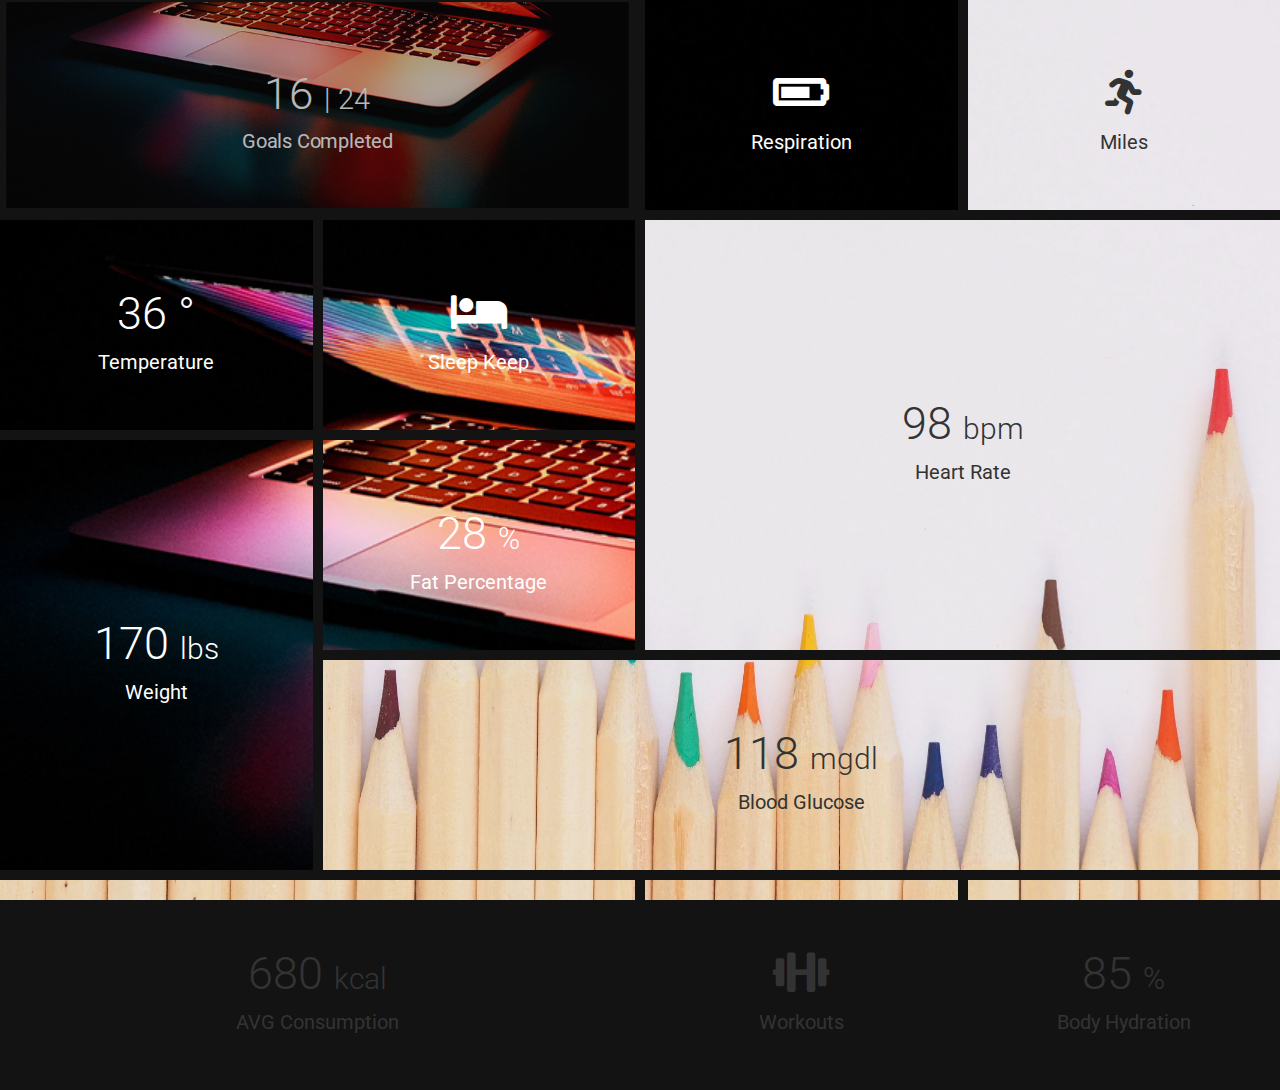
<file: index.html>
<!DOCTYPE html>
<html lang="en">
  <head>
    <meta charset="UTF-8" />
    <meta http-equiv="X-UA-Compatible" content="IE=edge" />
    <meta name="viewport" content="width=device-width, initial-scale=1.0" />
    <link rel="stylesheet" href="styles.css" />
    <link
      rel="stylesheet"
      href="https://cdnjs.cloudflare.com/ajax/libs/font-awesome/5.15.4/css/all.min.css"
      integrity="sha512-1ycn6IcaQQ40/MKBW2W4Rhis/DbILU74C1vSrLJxCq57o941Ym01SwNsOMqvEBFlcgUa6xLiPY/NS5R+E6ztJQ=="
      crossorigin="anonymous"
      referrerpolicy="no-referrer"
    />
    <title>Grid w/ Image Span</title>
  </head>
  <body>
    <div class="container">
      <div class="bg1">
        <h2>16 <span>| 24</span></h2>
        <p>Goals Completed</p>
      </div>
      <div class="bg1">
        <h2><i class="fas fa-battery-three-quarters"></i></h2>
        <p>Respiration</p>
      </div>
      <div class="bg2">
        <h2><i class="fas fa-running"></i></h2>
        <p>Miles</p>
      </div>
      <div class="bg1">
        <h2>36 &deg;</h2>
        <p>Temperature</p>
      </div>
      <div class="bg1">
        <h2><i class="fas fa-bed"></i></h2>
        <p>Sleep Keep</p>
      </div>
      <div class="bg2">
        <h2>98 <span>bpm</span></h2>
        <p>Heart Rate</p>
      </div>
      <div class="bg1">
        <h2>170 <span>lbs</span></h2>
        <p>Weight</p>
      </div>
      <div class="bg1">
        <h2>28 <span>%</span></h2>
        <p>Fat Percentage</p>
      </div>
      <div class="bg2">
        <h2>118 <span>mgdl</span></h2>
        <p>Blood Glucose</p>
      </div>
      <div class="bg2">
        <h2>680 <span>kcal</span></h2>
        <p>AVG Consumption</p>
      </div>
      <div class="bg2">
        <h2><i class="fas fa-dumbbell"></i></h2>
        <p>Workouts</p>
      </div>
      <div class="bg2">
        <h2>85 <span>%</span></h2>
        <p>Body Hydration</p>
      </div>
    </div>
    </div>
  </body>
</html>
</file>
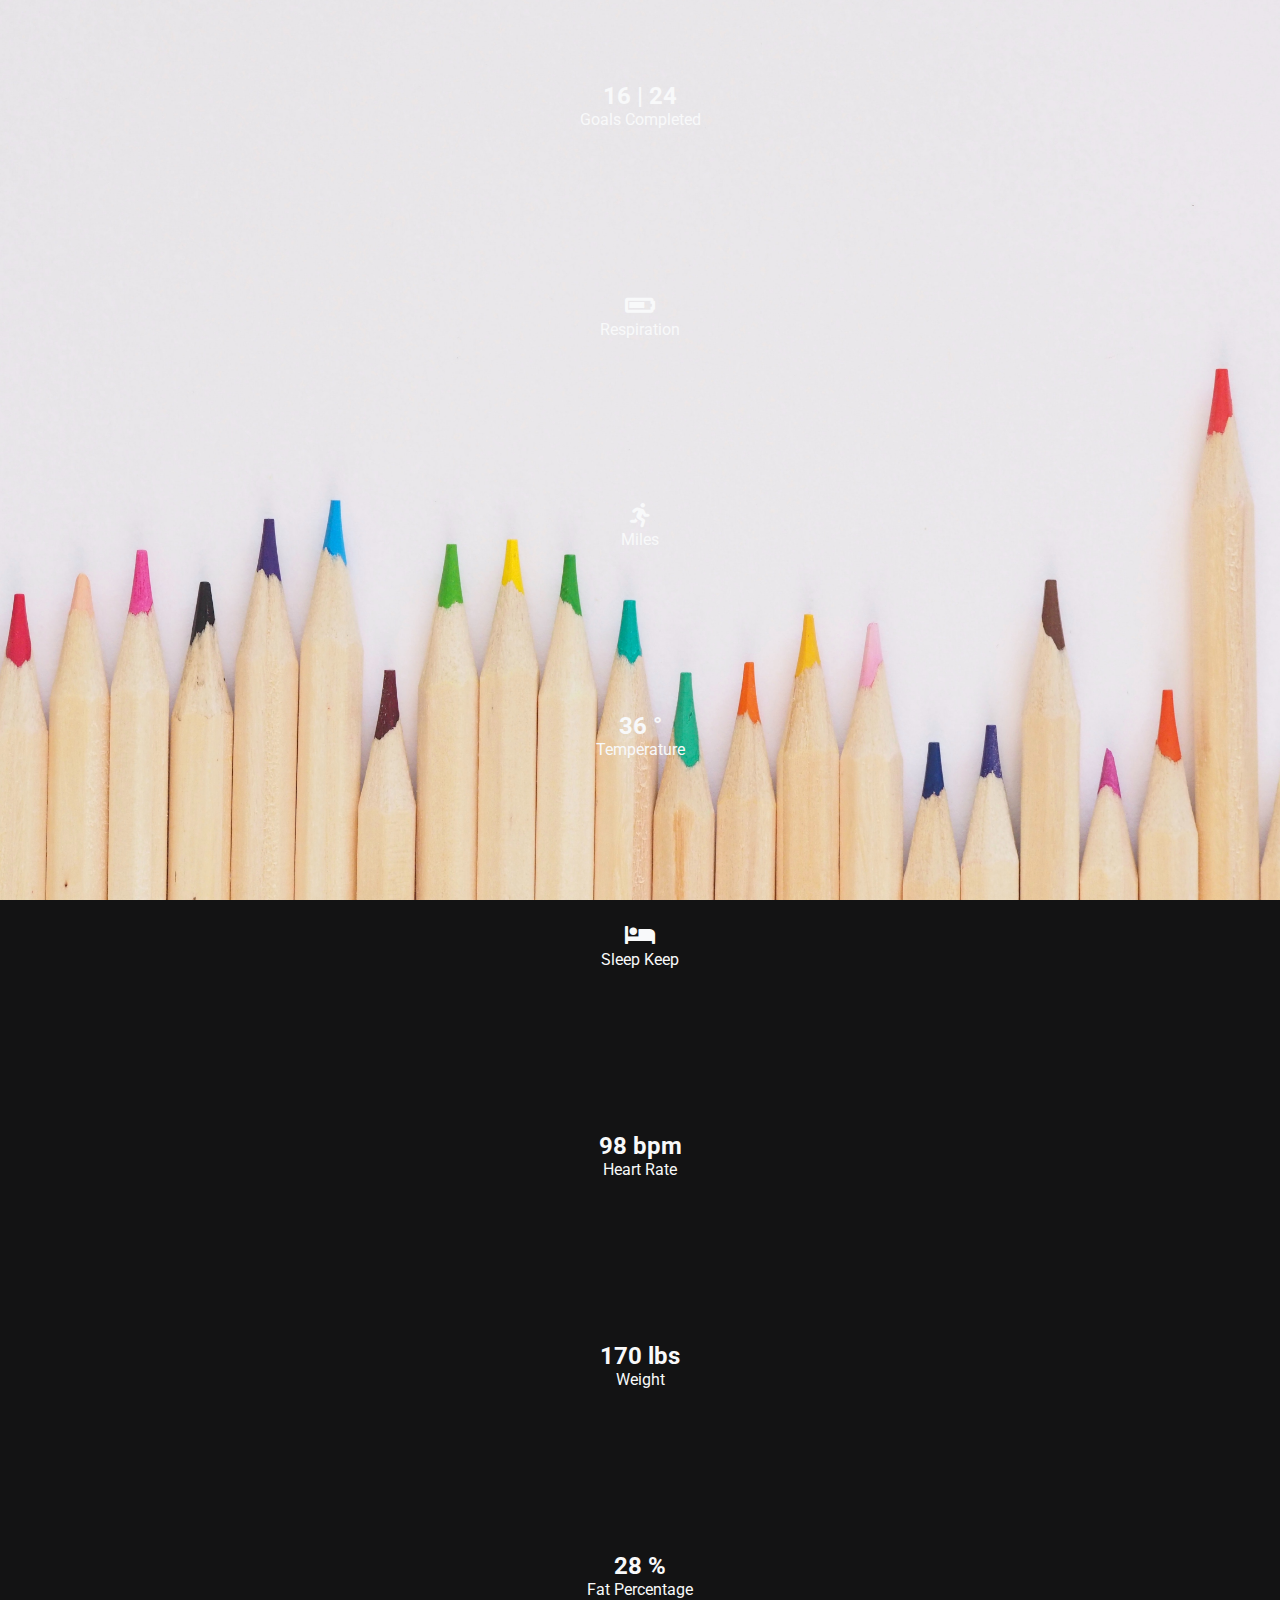
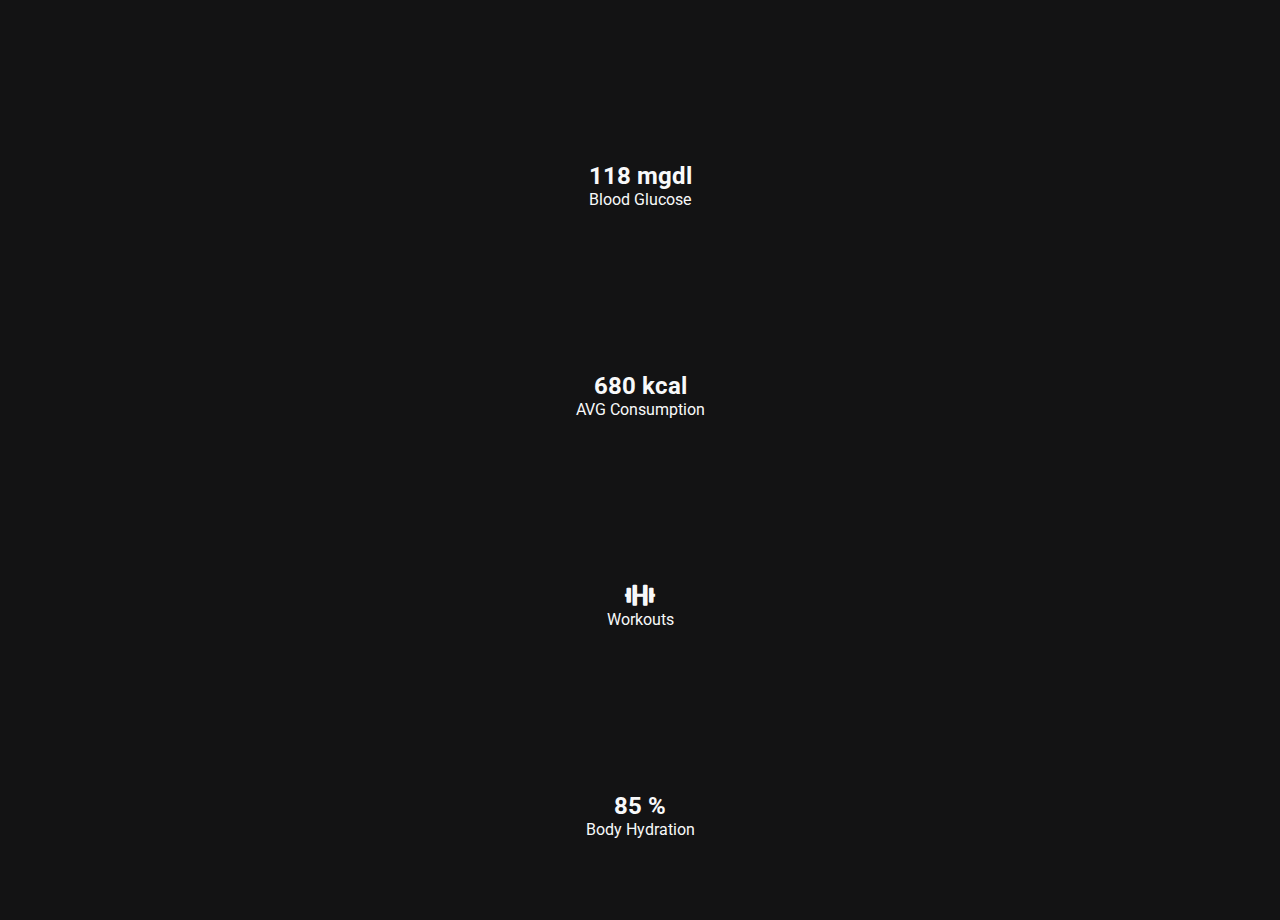
<file: index2.html>
<!DOCTYPE html>
<html lang="en">
  <head>
    <meta charset="UTF-8" />
    <meta http-equiv="X-UA-Compatible" content="IE=edge" />
    <meta name="viewport" content="width=device-width, initial-scale=1.0" />
    <link rel="stylesheet" href="styles2.css" />
    <link
      rel="stylesheet"
      href="https://cdnjs.cloudflare.com/ajax/libs/font-awesome/5.15.4/css/all.min.css"
      integrity="sha512-1ycn6IcaQQ40/MKBW2W4Rhis/DbILU74C1vSrLJxCq57o941Ym01SwNsOMqvEBFlcgUa6xLiPY/NS5R+E6ztJQ=="
      crossorigin="anonymous"
      referrerpolicy="no-referrer"
    />
    <title>Grid w/ Image Span</title>
  </head>
  <body>
    <div class="container">
      <div class="bg2">
        <h2>16 <span>| 24</span></h2>
        <p>Goals Completed</p>
      </div>
      <div class="bg2">
        <h2><i class="fas fa-battery-three-quarters"></i></h2>
        <p>Respiration</p>
      </div>
      <div class="bg2">
        <h2><i class="fas fa-running"></i></h2>
        <p>Miles</p>
      </div>
      <div class="bg2">
        <h2>36 &deg;</h2>
        <p>Temperature</p>
      </div>
      <div class="bg2">
        <h2><i class="fas fa-bed"></i></h2>
        <p>Sleep Keep</p>
      </div>
      <div class="bg2">
        <h2>98 <span>bpm</span></h2>
        <p>Heart Rate</p>
      </div>
      <div class="bg2">
        <h2>170 <span>lbs</span></h2>
        <p>Weight</p>
      </div>
      <div class="bg2">
        <h2>28 <span>%</span></h2>
        <p>Fat Percentage</p>
      </div>
      <div class="bg2">
        <h2>118 <span>mgdl</span></h2>
        <p>Blood Glucose</p>
      </div>
      <div class="bg2">
        <h2>680 <span>kcal</span></h2>
        <p>AVG Consumption</p>
      </div>
      <div class="bg2">
        <h2><i class="fas fa-dumbbell"></i></h2>
        <p>Workouts</p>
      </div>
      <div class="bg2">
        <h2>85 <span>%</span></h2>
        <p>Body Hydration</p>
      </div>
    </div>
    </div>
  </body>
</html>
</file>
<file: styles.css>
@import url('https://fonts.googleapis.com/css2?family=Roboto:wght@300;400&display=swap');

*{
  box-sizing: border-box;
  margin: 0;
  padding: 0;
}

body {
  background-color: #131314;
  color: #333;
  font-family: 'Roboto', sans-serif;
}

h2{
  font-size: 45px;
  font-weight: 300;
  margin: 10px;
}

h2 span {
  font-size: 30px;
 
}

p {
  font-size: 20px;
}




.container {
  display: grid;
  grid-template-columns: repeat(4, 1fr);
  grid-gap: 10px;
}

.container > div {
  cursor: pointer;
  height: 210px;
  display: flex;
  flex-direction: column;
  align-items: center;
  justify-content: center;
  text-align: center;
  background-size: cover;
  min-height: 100%;
  background-repeat: no-repeat;
  background-attachment: fixed;
  background-position: bottom right;
  transition: all .6s ease-in;
  /* background-size: auto 100%; */
  /* width: 100vw; */
  /* height: auto; */
}

.container > div:hover {
  opacity: .7;
  transform: scale(0.98) ;
}



.container > div:nth-of-type(1) {
  grid-column: 1 / 3;
}

.container > div:nth-of-type(6) {
  grid-column: 3 / 5;
  grid-row: 2 / 4;
}

.container > div:nth-of-type(7) {
  grid-row: 3 / 5;
}

.container > div:nth-of-type(9) {
  grid-column: 2 / 5;
}

.container > div:nth-of-type(10) {
  grid-column: 1 / 3;
}

.bg2 {
  background: url('./images/heroPencils.jpg');
}

.bg1 {
  background: url('./images/heroComputerd.jpg');
  background-position: bottom right;
  color: white;
}
</file>
<file: styles2.css>
@import url('https://fonts.googleapis.com/css2?family=Roboto:wght@300;400&display=swap');

*{
  box-sizing: border-box;
  margin: 0;
  padding: 0;
}

body {
  background-color: #131314;
  color: #F8F9FA;
  font-family: 'Roboto', sans-serif;
}

.bg2 {
  background: url('./images/heroPencils.jpg');
  background-position: bottom right;
}
.container > div {
  cursor: pointer;
  height: 210px;
  display: flex;
  flex-direction: column;
  align-items: center;
  justify-content: center;
  text-align: center;
  background-size: cover;
  min-height: 100%;
  background-repeat: no-repeat;
  background-attachment: fixed;
  background-position: bottom right;
  transition: all .6s ease-in;
</file>
